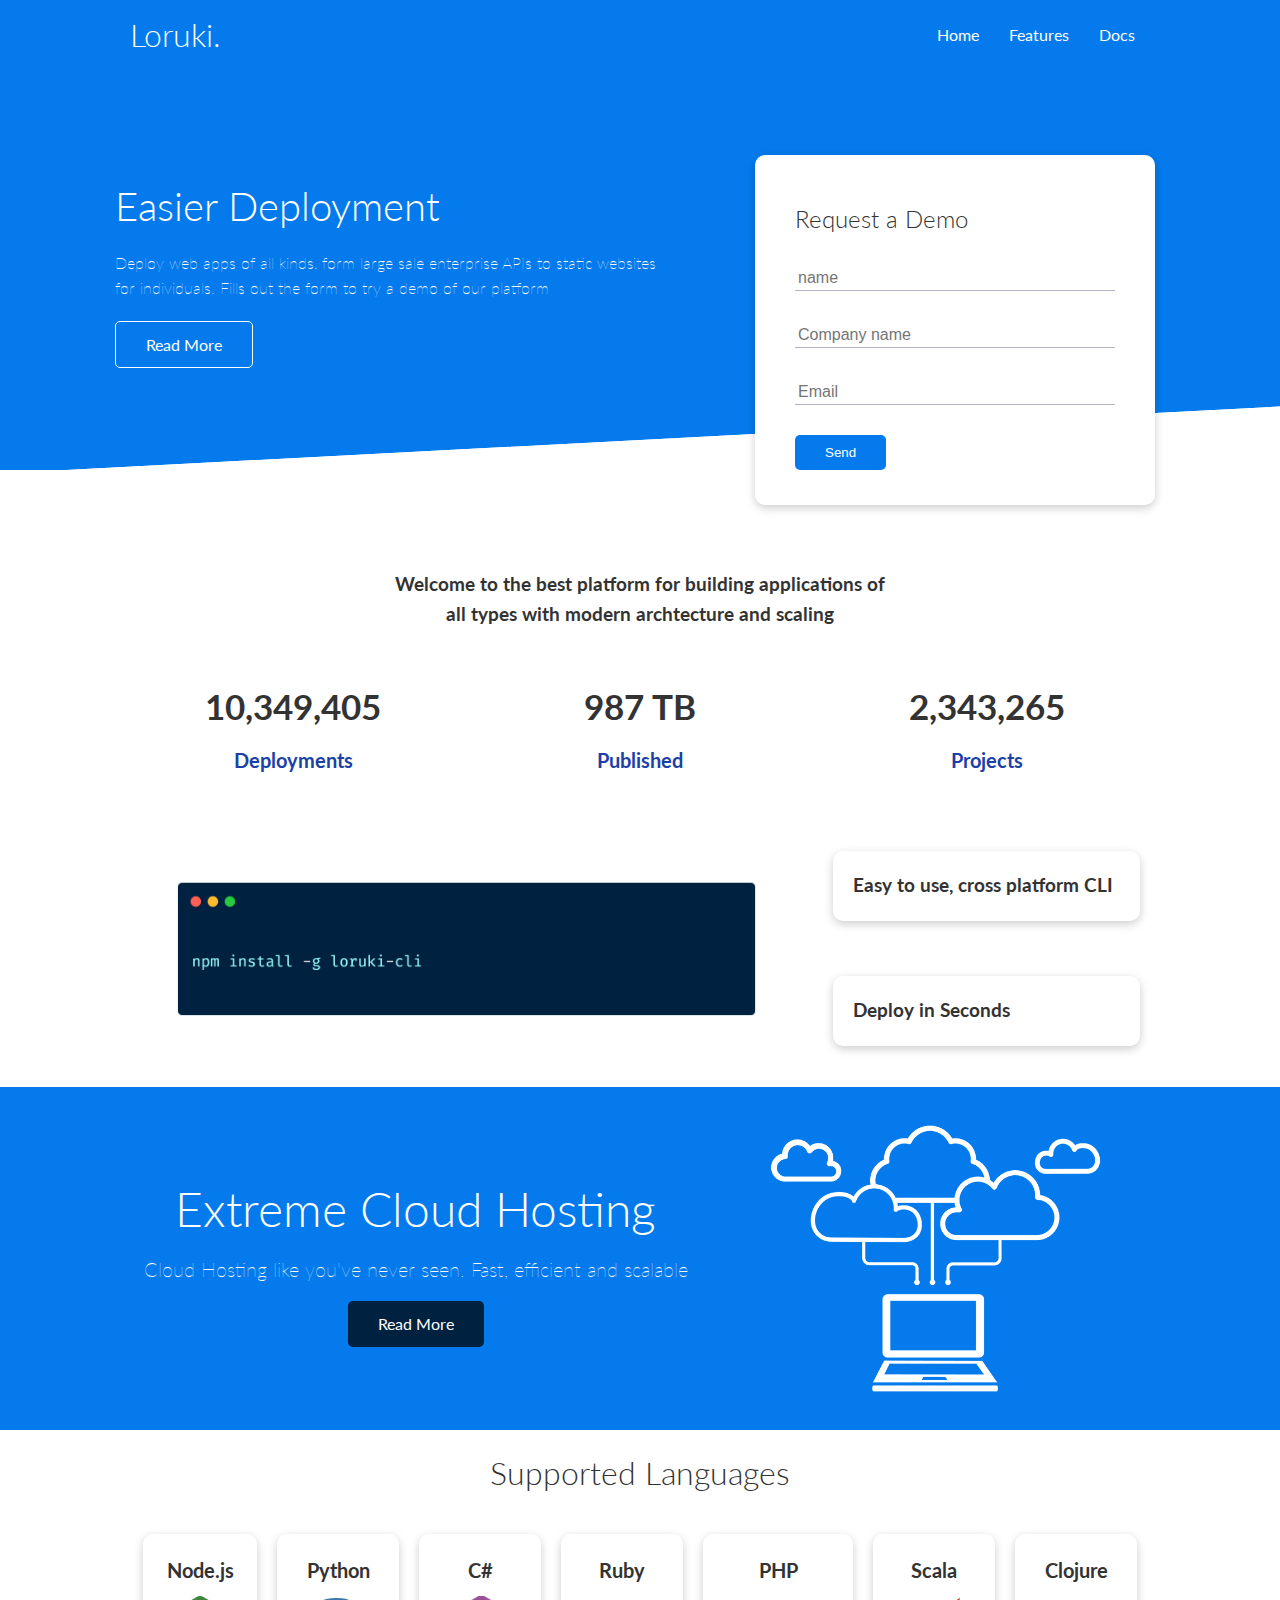
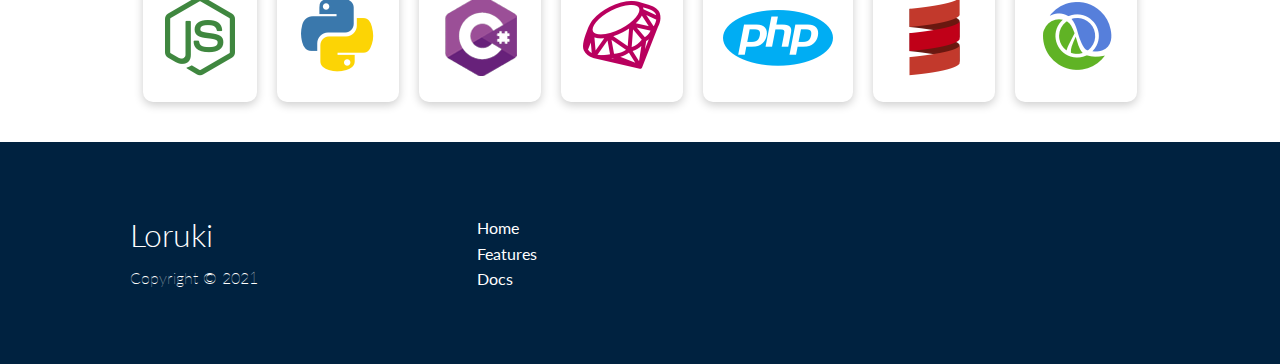
<file: loruki websites/index.html>
<!DOCTYPE html>
<html lang="en">
<head>
    <meta charset="UTF-8">
    <meta http-equiv="X-UA-Compatible" content="IE=edge">
    <meta name="viewport" content="width=device-width, initial-scale=1.0">
    <!-- font awesome -->
    <link rel="stylesheet" href="https://use.fontawesome.com/releases/v5.1.1/css/all.css" integrity="sha384-O8whS3fhG2OnA5Kas0Y9l3cfpmYjapjI0E4theH4iuMD+pLhbf6JI0jIMfYcK3yZ" crossorigin="anonymous">
    <!-- site title -->
    <title>Loruki | Cloud Hosting For Everyone</title>
    <!-- custom style sheet -->
    <link rel="stylesheet" href="./css/style.css">
</head>
<body>
    <!-- navber -->
    <div class="navbar">
        <div class="container flex">
            <h1 class="logo">Loruki.</h1>
            <nav>
                <ul>
                    <li><a href="index.html">Home</a></li>
                    <li><a href="features.html">Features</a></li>
                    <li><a href="docs.html">Docs</a></li>
                </ul>
            </nav>
        </div>
    </div>

    <!-- showcase -->
    <section class="showcase">
        <div class="container grid">
            <div class="showcase-text">
                <h1>Easier Deployment</h1>
                <p>Deploy web apps of all kinds, form large sale enterprise APIs to static websites for individuals. Fills out the form to try a demo of our platform</p>
                <a href="features.html" class="btn btn-outline">Read More</a>
            </div>

            <div class="showcase-form card">
                <h2>Request a Demo</h2>
                <form action="#"  class="form-control">
                    <div class="form-control">
                        <input type="text" name="name" placeholder="name" required>
                    </div>
                    <div class="form-control">
                        <input type="text" name="company " placeholder="Company name" required>
                    </div>
                    <div class="form-control">
                        <input type="email" name="email" placeholder="Email" required>
                    </div>
                    <input type="submit" value="Send" class="btn btn-primary">
                </form>
            </div>
        </div>
    </section>

    <!-- stats -->
    <section class="stats">
        <div class="container">
            <h3 class="stats-heading text-center my-1">
                Welcome to the best platform for building applications of all types with modern archtecture and scaling
            </h3>

            <div class="grid grid-3 text-center my-4">
                <div>
                    <i class="fas fa-server fa-3x"></i>
                    <h3>10,349,405</h3>
                    <p class="text-secondary">Deployments</p>
              </div>
                <div>
                     <i class="fas fa-upload fa-3x"></i>
                    <h3>987 TB</h3>
                    <p class="text-secondary">Published</p>
                </div>
                <div>
                     <i class="fas fa-project-diagram fa-3x"></i>
                    <h3>2,343,265</h3>
                    <p class="text-secondary">Projects</p>
                </div>
            </div>
        </div>
    </section>

    <!-- cli -->
    <section class="cli">
        <div class="container grid">
            <img src="./images/cli.png" alt="">
            <div class="card">
                <h3>Easy to use, cross platform CLI</h3>
            </div>
            <div class="card">
                <h3>Deploy in Seconds</h3>
            </div>
        </div>
    </section>

    <!-- cloud section -->
    <div class="cloud bg-primary my-2 py-2">
        <div class="container grid">
            <div class="text-center">
                <h2 class="lg">Extreme Cloud Hosting</h2>
                <p class="lead my-1">Cloud Hosting like you've never seen. Fast, efficient and scalable</p>
                <a href="features.html" class="btn btn-dark">Read More</a>
            </div>
            <img src="./images/cloud.png" alt="cloud-photo">
        </div>
    </div>

    <!-- languages -->
    <section class="languages">
        <h2 class="md text-center my-2">
            Supported Languages
        </h2>
        <div class="container flex">
            <div class="card">
                <h4>Node.js</h4>
                <img src="./images//lg//node.png" alt="">
            </div>
            <div class="card">
                <h4>Python</h4>
                <img src="./images//lg//python.png" alt="">
            </div>
            <div class="card">
                <h4>C#</h4>
                <img src="./images//lg//csharp.png" alt="">
            </div>
            <div class="card">
                <h4>Ruby</h4>
                <img src="./images//lg//ruby.png" alt="">
            </div>
            <div class="card">
                <h4>PHP</h4>
                <img src="./images//lg//php.png" alt="">
            </div>
            <div class="card">
                <h4>Scala</h4>
                <img src="./images//lg//scala.png" alt="">
            </div>
            <div class="card">
                <h4>Clojure</h4>
                <img src="./images//lg//clojure.png" alt="">
            </div>
        </div>
    </section>

    <!-- footer -->
    <footer class="footer bg-dark py-5">
        <div class="container grid grid-3">
            <div>
                <h1>Loruki</h1>
                <p>Copyright &copy; 2021</p>
            </div>
            <nav>
                <ul>
                    <li><a href="index.html">Home</a></li>
                    <li><a href="features.html">Features</a></li>
                    <li><a href="docs.html">Docs</a></li>
                </ul>
            </nav>
            <div class="social">
                <a href="#"><i class="fab fa-github fa-2x"></i></a>
                <a href="#"><i class="fab fa-facebook fa-2x"></i></a>
                <a href="#"><i class="fab fa-instagram fa-2x"></i></a>
                <a href="#"><i class="fab fa-twitter fa-2x"></i></a>
            </div>
        </div>
    </footer>


</body>
</html>
</file>
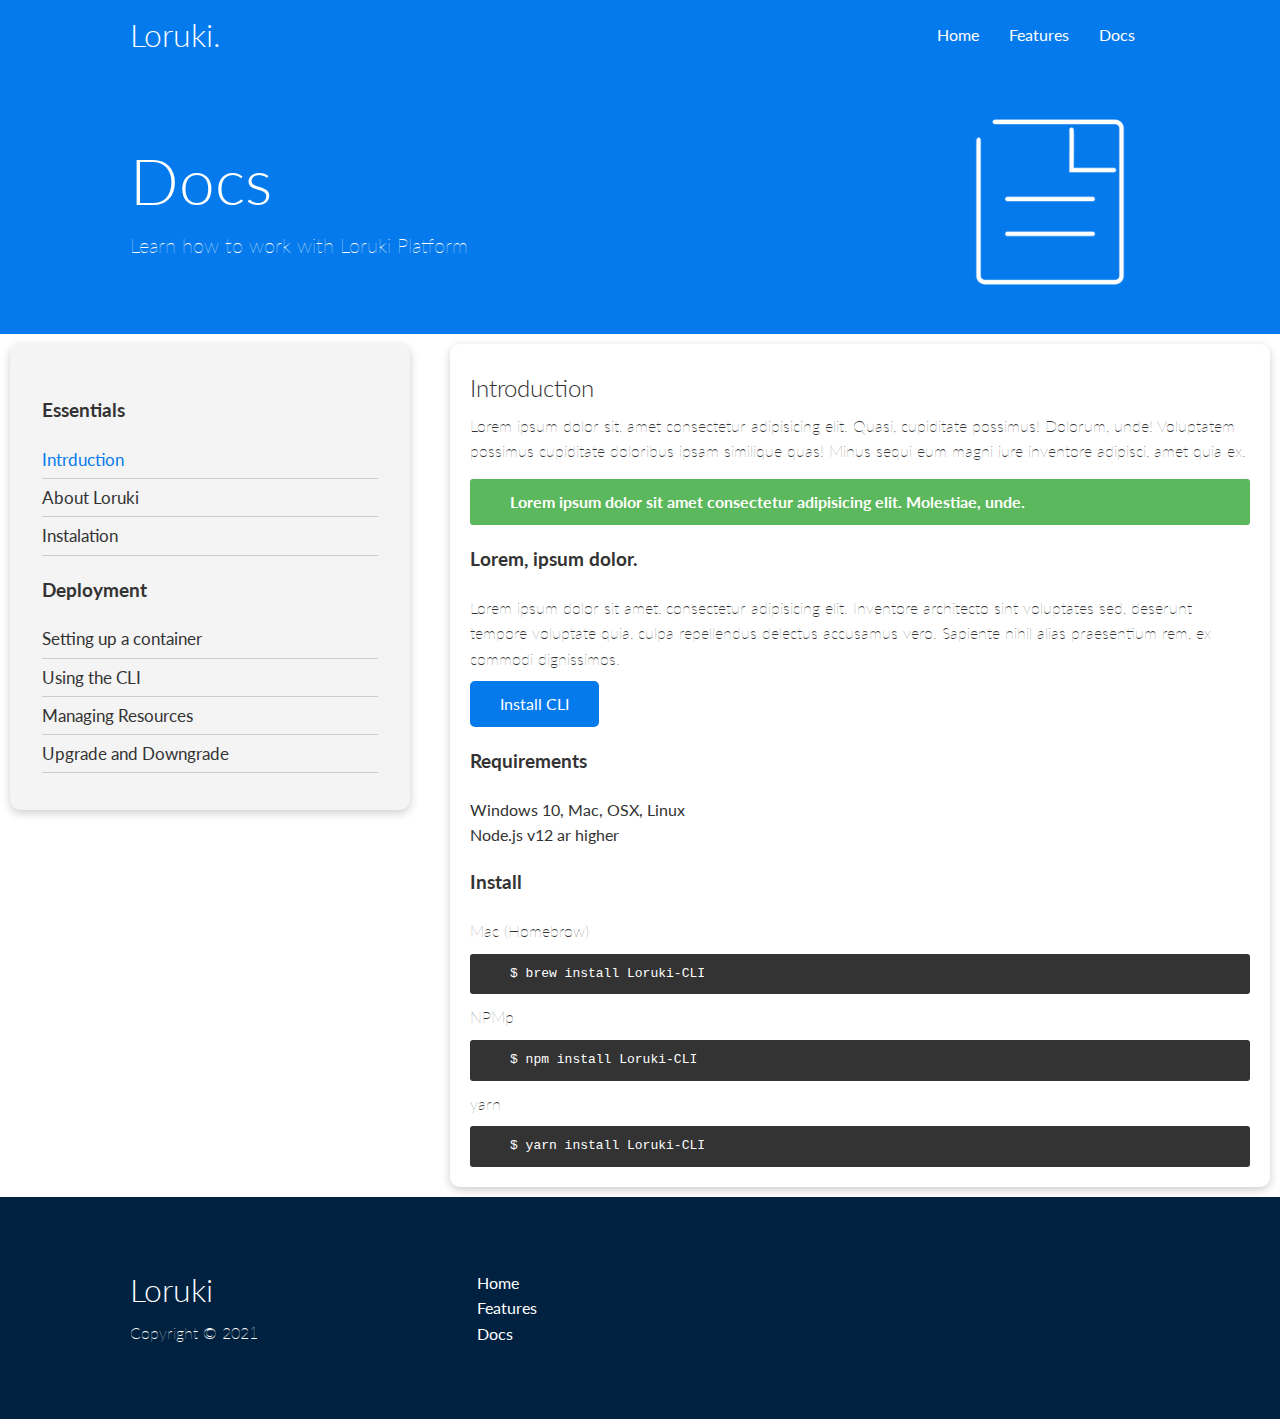
<file: loruki websites/docs.html>
<!DOCTYPE html>
<html lang="en">
<head>
    <meta charset="UTF-8">
    <meta http-equiv="X-UA-Compatible" content="IE=edge">
    <meta name="viewport" content="width=device-width, initial-scale=1.0">
    <!-- font awesome -->
    <link rel="stylesheet" href="https://use.fontawesome.com/releases/v5.1.1/css/all.css" integrity="sha384-O8whS3fhG2OnA5Kas0Y9l3cfpmYjapjI0E4theH4iuMD+pLhbf6JI0jIMfYcK3yZ" crossorigin="anonymous">
    <!-- site title -->
    <title>Loruki | Cloud Hosting For Everyone</title>
    <!-- custom style sheet -->
    <link rel="stylesheet" href="./css/style.css">
</head>
<body>
    <!-- navber -->
    <div class="navbar">
        <div class="container flex">
            <h1 class="logo">Loruki.</h1>
            <nav>
                <ul>
                    <li><a href="index.html">Home</a></li>
                    <li><a href="features.html">Features</a></li>
                    <li><a href="docs.html">Docs</a></li>
                </ul>
            </nav>
        </div>
    </div>


      <!-- head -->
      <section class="docs-head bg-primary py-3">
        <div class="container grid">
            <div>
                <h1 class="xl">Docs</h1>
                <p class="lead">
                    Learn how to work with Loruki Platform
                </p>
            </div>
            <img src="./images/docs.png" alt="">
        </div>
    </section>

        <!-- docs main -->
        <sectin class="docs-main my-4">
            <div class="contaner grid">
                <div class="card bg-light p-3">
                    <h3 class="my-2">Essentials</h3>
                    <nav>
                        <ul>
                            <li><a class="text-primary" href="#">Intrduction</a></li>
                            <li><a href="#">About Loruki</a></li>
                            <li><a href="#">Instalation</a></li>
                        </ul>
                    </nav>
                    <h3 class="my-2">Deployment</h3>
                    <nav>
                        <ul>
                            <li><a href="#">Setting up a container</a></li>
                            <li><a href="#">Using the CLI</a></li>
                            <li><a href="#">Managing Resources</a></li>
                            <li><a href="#">Upgrade and Downgrade</a></li>
                        </ul>
                    </nav>
                </div>
                <div class="card">
                    <h2>Introduction</h2>
                    <p>Lorem ipsum dolor sit, amet consectetur adipisicing elit. Quasi, cupiditate possimus! Dolorum, unde! Voluptatem possimus cupiditate doloribus ipsam similique quas! Minus sequi eum magni iure inventore adipisci, amet quia ex.</p>
                    <div class="alert alert-success">
                        <i class="fas fa-info"></i>Lorem ipsum dolor sit amet consectetur adipisicing elit. Molestiae, unde.
                    </div>

                    <h3>Lorem, ipsum dolor.</h3>
                    <p>Lorem ipsum dolor sit amet, consectetur adipisicing elit. Inventore architecto sint voluptates sed, deserunt tempore voluptate quia, culpa repellendus delectus accusamus vero. Sapiente nihil alias praesentium rem, ex commodi dignissimos.</p>


                    <a href="#" class="btn btn-primary">Install CLI</a>

                    <h3>Requirements</h3>
                    <ul>
                        <li>Windows 10, Mac, OSX, Linux</li>
                        <li>Node.js v12 ar higher</li>
                    </ul>

                    <h3>Install</h3>
                    <p>Mac (Homebrow)</p>
                    <pre><code>$ brew install Loruki-CLI</code></pre>
                    <p>NPMp </p>
                    <pre><code>$ npm install Loruki-CLI</code></pre>
                    <p>yarn </p>
                    <pre><code>$ yarn install Loruki-CLI</code></pre>

                </div>
            </div>
        </sectin>




    <!-- footer -->
    <footer class="footer bg-dark py-5">
        <div class="container grid grid-3">
            <div>
                <h1>Loruki</h1>
                <p>Copyright &copy; 2021</p>
            </div>
            <nav>
                <ul>
                    <li><a href="index.html">Home</a></li>
                    <li><a href="features.html">Features</a></li>
                    <li><a href="docs.html">Docs</a></li>
                </ul>
            </nav>
            <div class="social">
                <a href="#"><i class="fab fa-github fa-2x"></i></a>
                <a href="#"><i class="fab fa-facebook fa-2x"></i></a>
                <a href="#"><i class="fab fa-instagram fa-2x"></i></a>
                <a href="#"><i class="fab fa-twitter fa-2x"></i></a>
            </div>
        </div>
    </footer>


</body>
</html>
</file>
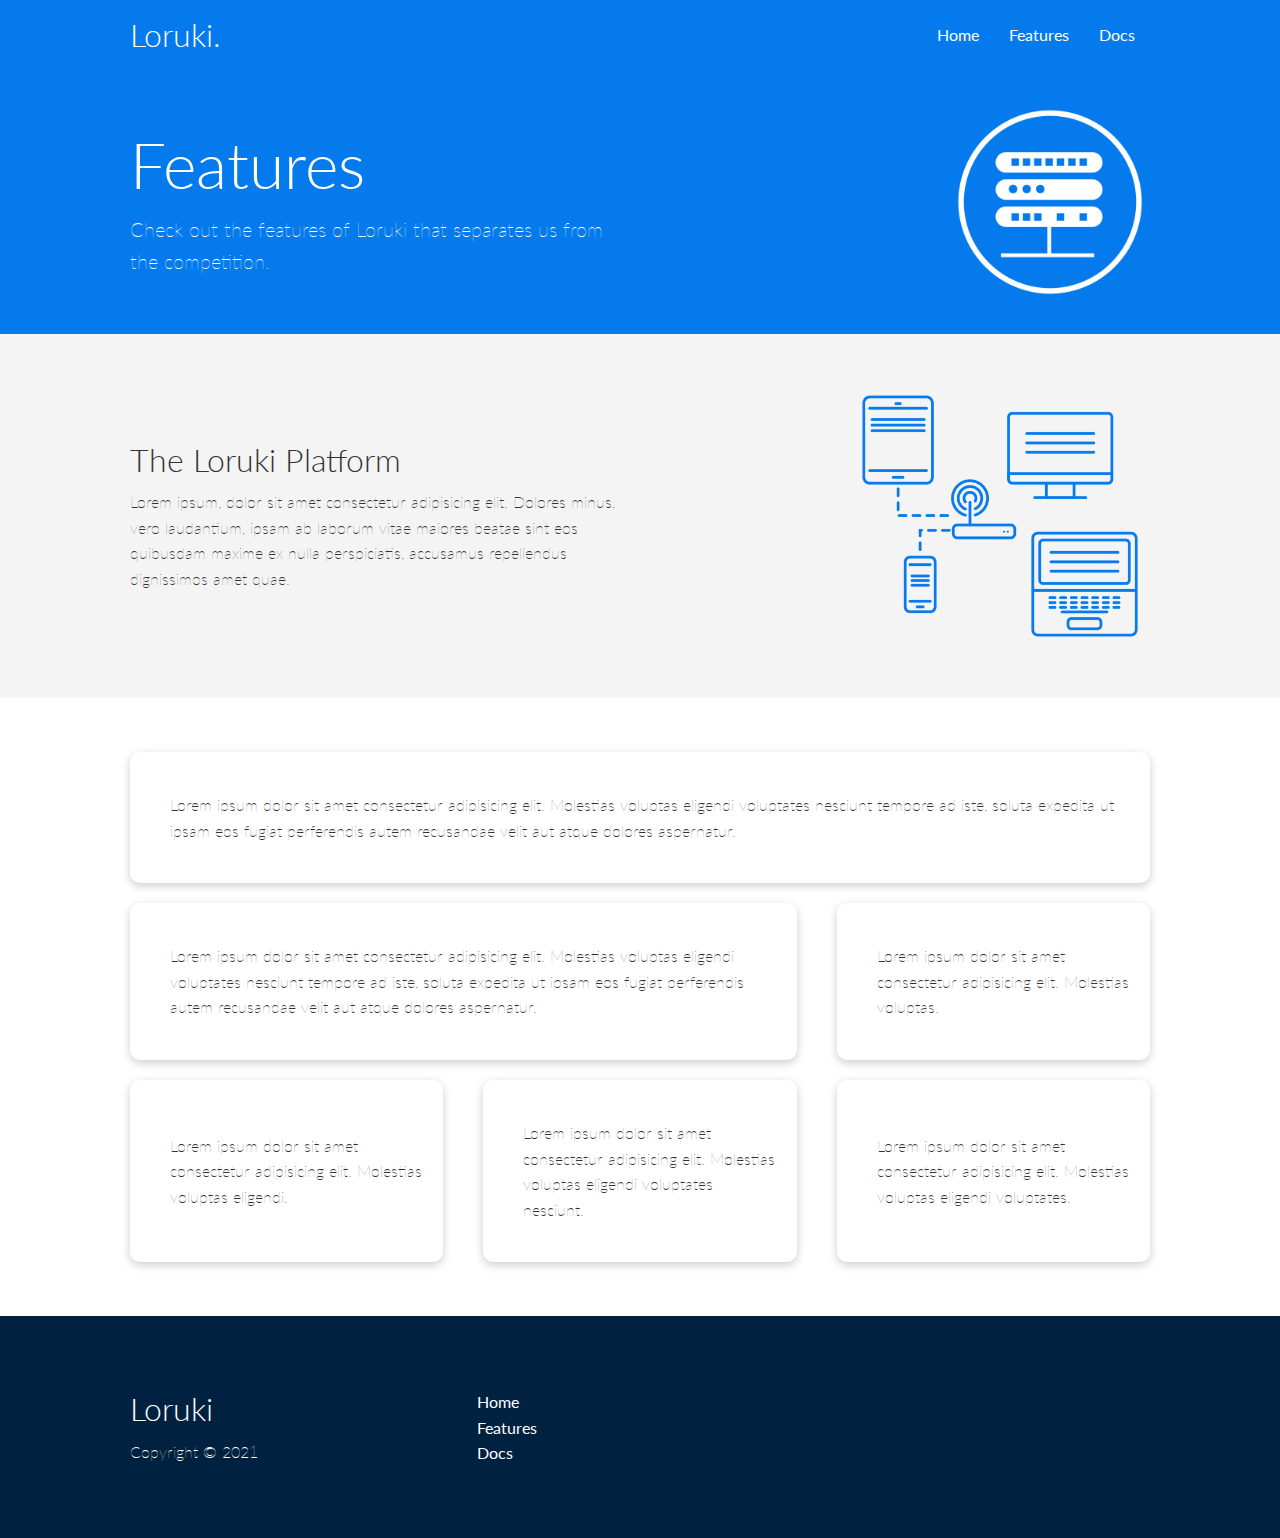
<file: loruki websites/features.html>
<!DOCTYPE html>
<html lang="en">
<head>
    <meta charset="UTF-8">
    <meta http-equiv="X-UA-Compatible" content="IE=edge">
    <meta name="viewport" content="width=device-width, initial-scale=1.0">
    <!-- font awesome -->
    <link rel="stylesheet" href="https://use.fontawesome.com/releases/v5.1.1/css/all.css" integrity="sha384-O8whS3fhG2OnA5Kas0Y9l3cfpmYjapjI0E4theH4iuMD+pLhbf6JI0jIMfYcK3yZ" crossorigin="anonymous">
    <!-- site title -->
    <title>Loruki | Cloud Hosting For Everyone</title>
    <!-- custom style sheet -->
    <link rel="stylesheet" href="./css/style.css">
</head>
<body>
    <!-- navber -->
    <div class="navbar">
        <div class="container flex">
            <h1 class="logo">Loruki.</h1>
            <nav>
                <ul>
                    <li><a href="index.html">Home</a></li>
                    <li><a href="features.html">Features</a></li>
                    <li><a href="docs.html">Docs</a></li>
                </ul>
            </nav>
        </div>
    </div>

    <!-- head -->
    <section class="features-head bg-primary py-3">
        <div class="container grid">
            <div>
                <h1 class="xl">Features</h1>
                <p class="lead">
                    Check out the features of Loruki that separates us from the competition.
                </p>
            </div>
            <img src="./images/server.png" alt="">
        </div>
    </section>

    <!-- sub head -->
    <section class="features-sub-head bg-light py-3">
        <div class="container grid">
            <div>
                <h1 class="md">The Loruki Platform</h1>
                <p>
                    Lorem ipsum, dolor sit amet consectetur adipisicing elit. Dolores minus, vero laudantium, ipsam ab laborum vitae maiores beatae sint eos quibusdam maxime ex nulla perspiciatis, accusamus repellendus dignissimos amet quae.
                </p>
            </div>
            <img src="./images/server2.png" alt="">
        </div>
    </section>


    <!-- main -->
    <section class="features-main my-2">
        <div class="container grid grid-3">
            <div class="card flex">
                <i class="fas fa-server fa-3x"></i>
                <p>Lorem ipsum dolor sit amet consectetur adipisicing elit. Molestias voluptas eligendi voluptates nesciunt tempore ad iste, soluta expedita ut ipsam eos fugiat perferendis autem recusandae velit aut atque dolores aspernatur.</p>
            </div>
            <div class="card flex">
                <i class="fas fa-project-diagram fa-3x"></i>
                <p>Lorem ipsum dolor sit amet consectetur adipisicing elit. Molestias voluptas eligendi voluptates nesciunt tempore ad iste, soluta expedita ut ipsam eos fugiat perferendis autem recusandae velit aut atque dolores aspernatur.</p>
            </div>
            <div class="card flex">
                <i class="fas fa-laptop fa-3x"></i>
                <p>Lorem ipsum dolor sit amet consectetur adipisicing elit. Molestias voluptas.</p>
            </div>
            <div class="card flex">
                <i class="fas fa-database fa-3x"></i>
                <p>Lorem ipsum dolor sit amet consectetur adipisicing elit. Molestias voluptas eligendi.</p>
            </div>
            <div class="card flex">
                <i class="fas fa-power-off fa-3x"></i>
                <p>Lorem ipsum dolor sit amet consectetur adipisicing elit. Molestias voluptas eligendi voluptates nesciunt.</p>
            </div>
            <div class="card flex">
                <i class="fas fa-upload fa-3x"></i>
                <p>Lorem ipsum dolor sit amet consectetur adipisicing elit. Molestias voluptas eligendi voluptates.</p>
            </div>
        </div>
    </section>



    <!-- footer -->
    <footer class="footer bg-dark py-5">
        <div class="container grid grid-3">
            <div>
                <h1>Loruki</h1>
                <p>Copyright &copy; 2021</p>
            </div>
            <nav>
                <ul>
                    <li><a href="index.html">Home</a></li>
                    <li><a href="features.html">Features</a></li>
                    <li><a href="docs.html">Docs</a></li>
                </ul>
            </nav>
            <div class="social">
                <a href="#"><i class="fab fa-github fa-2x"></i></a>
                <a href="#"><i class="fab fa-facebook fa-2x"></i></a>
                <a href="#"><i class="fab fa-instagram fa-2x"></i></a>
                <a href="#"><i class="fab fa-twitter fa-2x"></i></a>
            </div>
        </div>
    </footer>


</body>
</html>
</file>
<file: loruki websites/css/style.css>
@import url('https://fonts.googleapis.com/css2?family=Lato:ital,wght@0,300;0,400;0,700;0,900;1,100;1,300;1,400;1,700;1,900&display=swap');

@import url(./utilities.css);

:root{
    --primary-color: #047aed;
    --secondary-color: #1c3fa8;
    --dark-color: #002240;
    --light-color: #f4f4f4;
    --success-color: #5cb85c;
    --error-color: #d95341;
}

/* --------------------------------------------- */

/* nav Css */
.navbar{
    background-color: var(--primary-color);
    color: #fff;
    height: 70px;
}

.navbar ul{
    display: flex;
}

.navbar a{
    color: #fff;
    padding: 10px;
    margin: 0px 5px;
    transition: all 1s ease-in-out;
}

.navbar a:hover{
    border-bottom: 1px solid #fff;
}

.navbar .flex{
    justify-content: space-between;
}
/* nav End */

/* showcase */
.showcase{
    height: 400px;
    background-color: var(--primary-color);
    color: white;
    position: relative;
}

.showcase-text{
    animation: slideInFromLeft 1s ease-in;
}

.showcase h1{
    font-size: 40px;
}

.showcase p{
    margin: 20px 0;
}

.showcase .grid{
    grid-template-columns: 55% 45%;
    gap: 30px;
    overflow: visible;
}

.showcase-form{
    position: relative;
    top: 60px;
    height: 350px;
    width: 400px;
    padding: 40px;
    z-index: 100;
    justify-self: flex-end;
    animation: slideInFromRight 1s ease-in;
}

.showcase-form input:focus{
    outline: none;
}

.showcase-form .form-control{
    margin: 30px 0;
}

.showcase-form input[type = 'text'],
.showcase-form input[type = 'email']{
    border: 0;
    border-bottom: 1px solid #b4b3cb;
    width: 100%;
    padding: 3px;
    font-size: 16px;
}

.showcase::before, .showcase::after{
    content: '';
    position: absolute;
    height: 100px;
    bottom: -70px;
    right: 0;left: 0;
    background:white;
    transform: skewY(-3deg);
    -webkit-transform: skewY(-3deg);
    -ms-transform: skewY(-3deg);
    -moz-transform: skewY(-3deg);
}


/* stats */
.stats{
    padding-top: 100px;
    animation: slideInFromBottom 1s ease-in;
}

.stats-heading{
    max-width: 500px;
    margin: auto;
}

.stats .grid h3{
    font-size: 35px;
}

.stats .grid p{
    font-size: 20px;
    font-weight: bold;
}

/* cli */
.cli .grid{
    grid-template-columns: repeat(3, 1fr);
    grid-template-rows: repeat(2, 1fr);
}

.cli .grid > *:first-child{
    grid-column: 1 / span 2;
    grid-row: 1 / span 2;
}

/* cloud */
.cloud .grid{
    grid-template-columns: 4fr 3fr;
}

/* languages */

.languages .flex{
    flex-wrap: wrap;
}

.languages .card{
    text-align: center;
    margin: 18px 10px 40px;
    transition: transform .2s ease-in-out;
}

.languages .card h4{
    font-size: 20px;
    margin-bottom: 10px;
}

.languages .card:hover{
    transform: translateY(-15px);
}


/* features */

.features-head img, .features-sub-head img{
    width: 200px;
    justify-self: flex-end;
}
.features-sub-head img{
    width: 300px;
    justify-self: flex-end;
}

.features-main .card >i{
    margin-right: 20px;
}

.features-main .grid{
    padding: 30px;
}

.features-main .grid > *:first-child{
    grid-column: 1 / span 3;
}

.features-main .grid > *:nth-child(2){
    grid-column: 1 / span 2;
}


/* Docs */

.docs-head img{
    width: 200px;
    justify-self: flex-end;
}

.docs-main h3{
    margin: 20px 0;
}

.docs-main .grid{
    grid-template-columns: 1fr 2fr;
    align-items:flex-start;
}

.docs-main nav li{
    font-size: 17px;
    padding-bottom: 5px;
    margin-bottom: 5px;
    border-bottom: 1px solid #ccc;
}

.docs-main a:hover{
    font-weight: bold;
}

code, pre{
    background: #333;
    color: #fff;
    padding: 10px 20px;
    border-radius: 3px;
}



/* footer */
.footer .social a{
    margin: 0 10px;
}


/* animations */
@keyframes slideInFromLeft{
    0%{
        transform: translateX(-100%);
    }
    100%{
        transform: translateX(0%);
    }
}
@keyframes slideInFromRight{
    0%{
        transform: translateX(100%);
    }
    100%{
        transform: translateX(0%);
    }
}
@keyframes slideInFromTop{
    0%{
        transform: translateY(-100%);
    }
    100%{
        transform: translateX(0%);
    }
}
@keyframes slideInFromBottom{
    0%{
        transform: translateY(100%);
    }
    100%{
        transform: translateX(0%);
    }
}


/* tablets and under  */
@media(max-width:768px){
    .grid, 
    .showcase .grid,
    .stats .grid,
    .cli .grid,
    .cloud .grid,
    .features-main .grid,
    .docs-main .grid{
        grid-template-columns: 1fr;
        grid-template-rows: 1fr;
    }

    .showcase{
        height: auto;
    }
    .showcase-text{
        text-align: center;
        margin-top: 40px;
        animation: slideInFromTop 1s ease-in;
    }
    .showcase-form{
        justify-self: center;
        margin: auto;
        animation: slideInFromBottom 1s ease-in;
    }
    .cli .grid > *:first-child{
        grid-column: 1;
        grid-row: 1;
    }

    .features-head,
    .features-sub-head,
    .docs-head{
        text-align: center;
    }

    .features-head img,
    .features-sub-head img,
    .docs-head img{
        justify-self: center;
    }

    .features-main .grid > *:first-child,
    .features-main .grid > *:nth-child(2){
        grid-column: 1;
    }

}
/* mobile */
@media(max-width:500px){
    .navbar{
        height: 110px;
    }

    .navbar .flex{
        flex-direction: column;
    }

    .navbar ul{
        padding: 10px;
        background-color: rgba(0,0,0,.1);
    }
}
</file>
